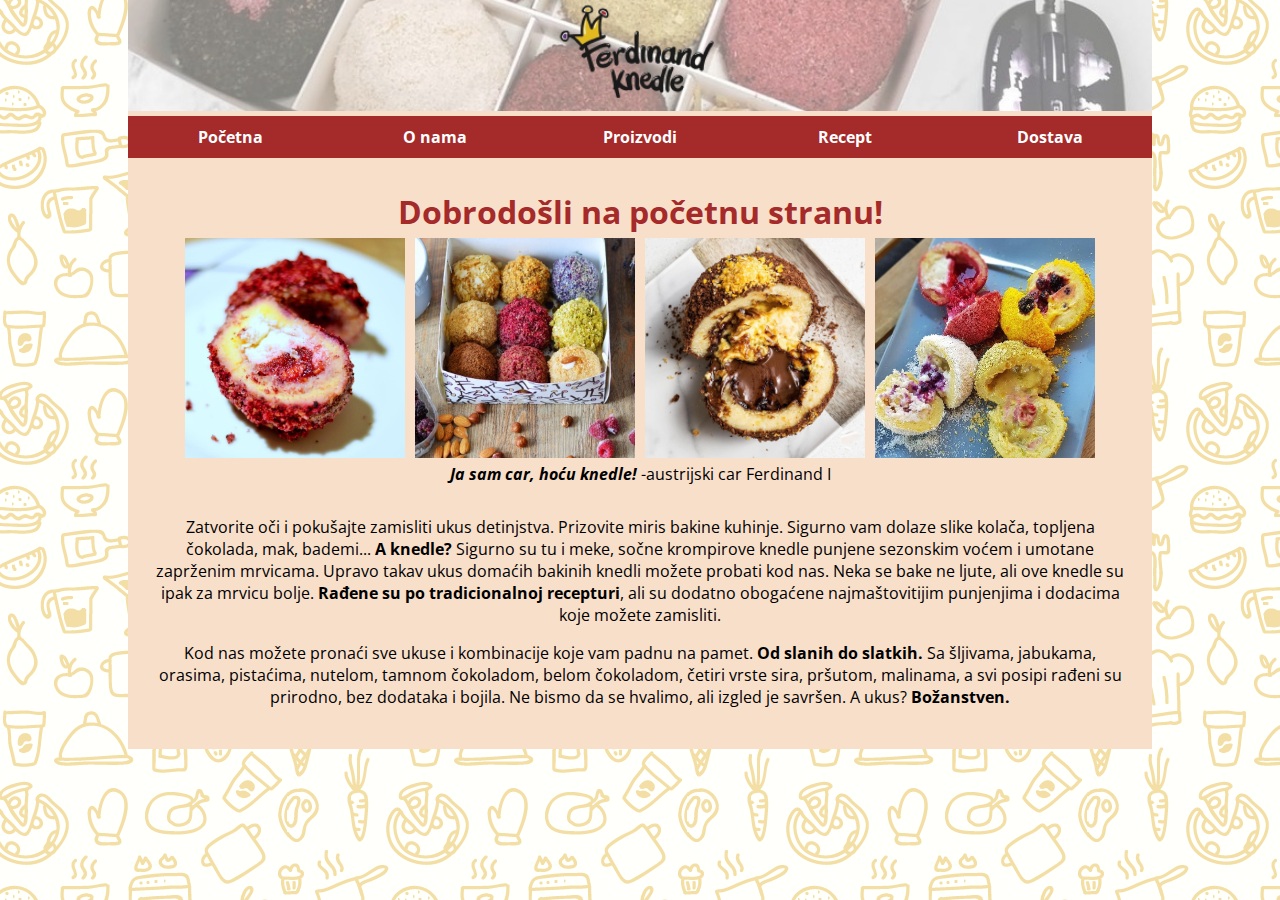
<file: index.html>
<!DOCTYPE html>
<html lang="en">

<head>
    <meta charset="UTF-8">
    <meta name="viewport" content="width=device-width, initial-scale=1.0">

    <title>Ferdinand Knedle</title>

    <link href="https://fonts.googleapis.com/css2?family=Open+Sans&display=swap" rel="stylesheet">
    <link href="css/style.css" rel="stylesheet" type="text/css" />

    <script>
        document.onload = setTimeout(function () {
            alert(
                'Podsetnik: Ukoliko želite da iskoristite novogodišnji popust, na stranici "Dostava" možete poručiti željene knedle po sniženim cenama!');
        }, 10000);
    </script>

</head>



<body>

    <div class="container">
        <header>
            <a href="index.html"><img src="images/ferdi-02.png" alt=""></a>
            <nav>
                <ul>
                    <li><a href="index.html">Početna</a></li>
                    <li><a href="onama.html">O nama</a></li>
                    <li><a href="proizvodi.html">Proizvodi</a></li>
                    <li><a href="recept.html">Recept</a></li>
                    <li><a href="dostava.html">Dostava</a></li>
                </ul>
            </nav>
        </header>

        <div class="contentPocetna">
            <h1>Dobrodošli na početnu stranu!</h1> <br>


            <img id="img1" src="images/slika1.jpg" alt="slika knedli">
            <img id="img2" src="images/slika2.jpg" alt="slika knedli">
            <img id="img3" src="images/slika3.jpg" alt="slika knedli">
            <img id="img4" src="images/slika4.jpg" alt="slika knedli">


            <div class="tekst">
                <div id="asideEvent" onmouseover="asideFunction1()" onmouseout="asideFunction2()">
                    <i><b>Ja sam car, hoću knedle!</b></i>
                    -austrijski car Ferdinand I
                </div>

                <section>


                    <p>Zatvorite oči i pokušajte zamisliti ukus detinjstva. Prizovite miris bakine kuhinje. Sigurno vam
                        dolaze
                        slike kolača, topljena čokolada, mak, bademi... <b>A knedle?</b> Sigurno su tu i meke, sočne
                        krompirove
                        knedle punjene sezonskim voćem i umotane zaprženim mrvicama. Upravo takav ukus domaćih bakinih
                        knedli
                        možete probati kod nas. Neka se bake ne ljute, ali ove knedle su ipak za mrvicu bolje.
                        <b>Rađene su po tradicionalnoj recepturi</b>, ali su dodatno obogaćene najmaštovitijim
                        punjenjima i dodacima koje možete zamisliti.
                    </p>
                    <p>Kod nas možete pronaći sve ukuse i kombinacije koje vam padnu na pamet. <b>Od slanih do
                            slatkih.</b> Sa
                        šljivama, jabukama, orasima, pistaćima, nutelom, tamnom čokoladom, belom čokoladom, četiri vrste
                        sira, pršutom,
                        malinama, a svi posipi rađeni su prirodno, bez dodataka i bojila. Ne bismo da se hvalimo,
                        ali izgled je savršen. A ukus? <b>Božanstven.</b>
                    </p>
                </section>
            </div>
        </div>
    </div>
    <script src="js/script.js"></script>

</body>

</html>
</file>
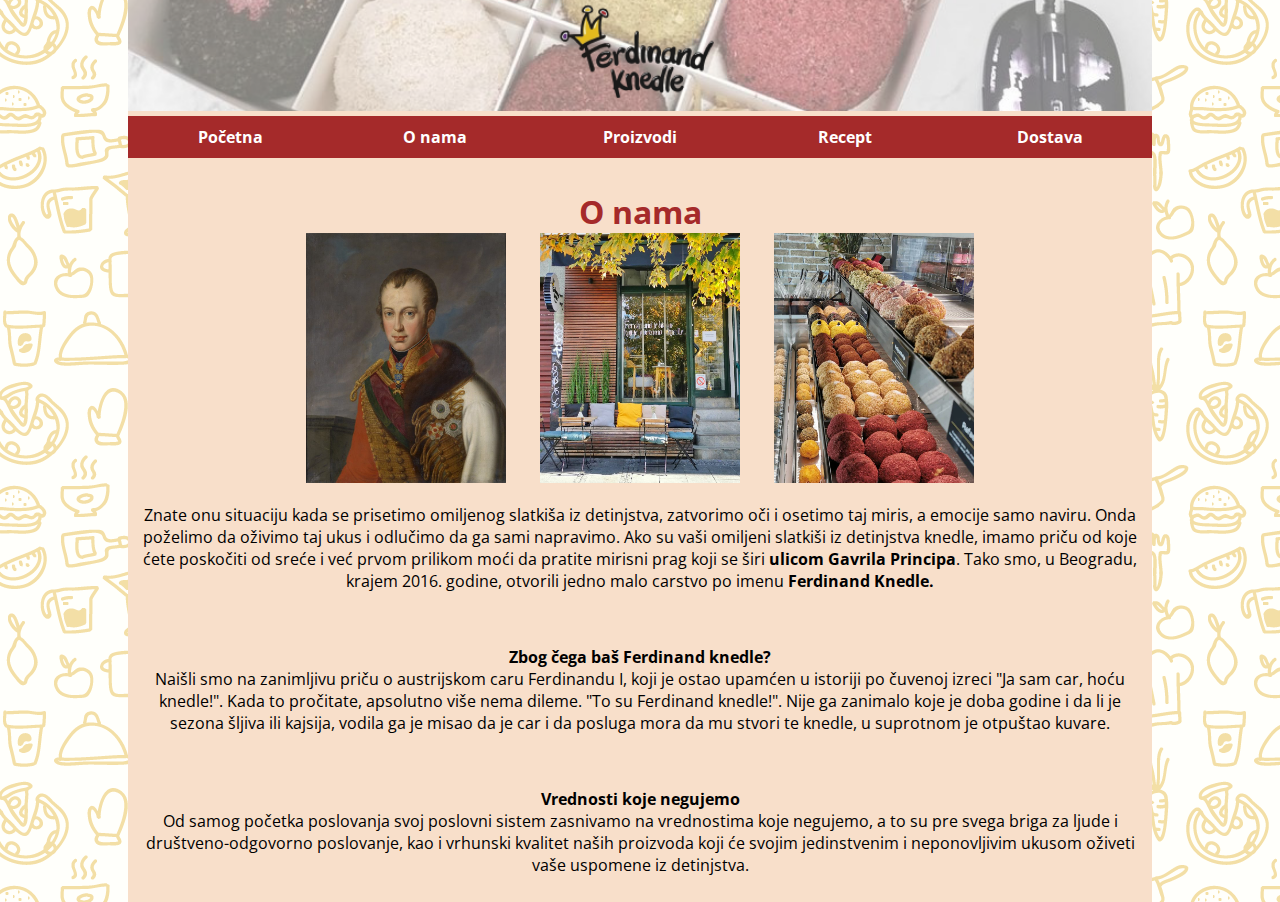
<file: onama.html>
<!DOCTYPE html>
<html lang="en">

<head>
    <meta charset="UTF-8">
    <meta name="viewport" content="width=device-width, initial-scale=1.0">
    <title>O nama</title>
    <link href="https://fonts.googleapis.com/css2?family=Open+Sans&display=swap" rel="stylesheet">
    <link href="css/style.css" rel="stylesheet" type="text/css" />
    <script src="js/script.js"></script>
</head>

<body>
    <div class="container">
        <header>
            <img src="images/ferdi-02.png" alt="">
            <nav>
                <ul>
                    <li><a href="index.html">Početna</a></li>
                    <li><a href="onama.html">O nama</a></li>
                    <li><a href="proizvodi.html">Proizvodi</a></li>
                    <li><a href="recept.html">Recept</a></li>
                    <li><a href="dostava.html">Dostava</a></li>

                </ul>
            </nav>
        </header>

        <div class="contentONama">

            <h1>O nama</h1> <br>
            <div id="slikeONama">
                <img src="images/car.jpg" />
                <img src="images/slika5.jpg" />
                <img src="images/slika6.jpg" />

            </div>

            <br>

            <p>Znate onu situaciju kada se prisetimo omiljenog slatkiša iz detinjstva, zatvorimo oči i osetimo taj
                miris, a emocije
                samo naviru. Onda poželimo da oživimo taj ukus i odlučimo da ga sami napravimo. Ako su vaši omiljeni
                slatkiši
                iz detinjstva knedle, imamo priču od koje ćete poskočiti od sreće i već prvom prilikom moći da
                pratite
                mirisni prag
                koji se širi <b>ulicom Gavrila Principa</b>. Tako smo, u Beogradu, krajem 2016. godine, otvorili jedno
                malo
                carstvo po
                imenu <b>Ferdinand Knedle.</b>
            </p>
            <br />
            <p><b>Zbog čega baš Ferdinand knedle?</b><br />
                Naišli smo na zanimljivu priču o austrijskom caru Ferdinandu I, koji je ostao upamćen u istoriji po
                čuvenoj
                izreci "Ja sam car, hoću knedle!". Kada to pročitate, apsolutno više nema dileme. "To su Ferdinand
                knedle!".
                Nije ga zanimalo koje je doba godine i da li je sezona šljiva ili kajsija, vodila ga je misao da je
                car
                i da posluga mora
                da mu stvori te knedle, u suprotnom je otpuštao kuvare.
            </p>
            <br />
            <p><b>Vrednosti koje negujemo</b><br />
                Od samog početka poslovanja svoj poslovni sistem zasnivamo na vrednostima koje negujemo, a to su pre
                svega
                briga za ljude i društveno-odgovorno poslovanje, kao i vrhunski kvalitet naših proizvoda koji će
                svojim
                jedinstvenim
                i neponovljivim ukusom oživeti vaše uspomene iz detinjstva.
            </p>
            </section>

            </section>

        </div>
    </div>

    <script src="js/script.js"></script>


</body>

</html>
</file>
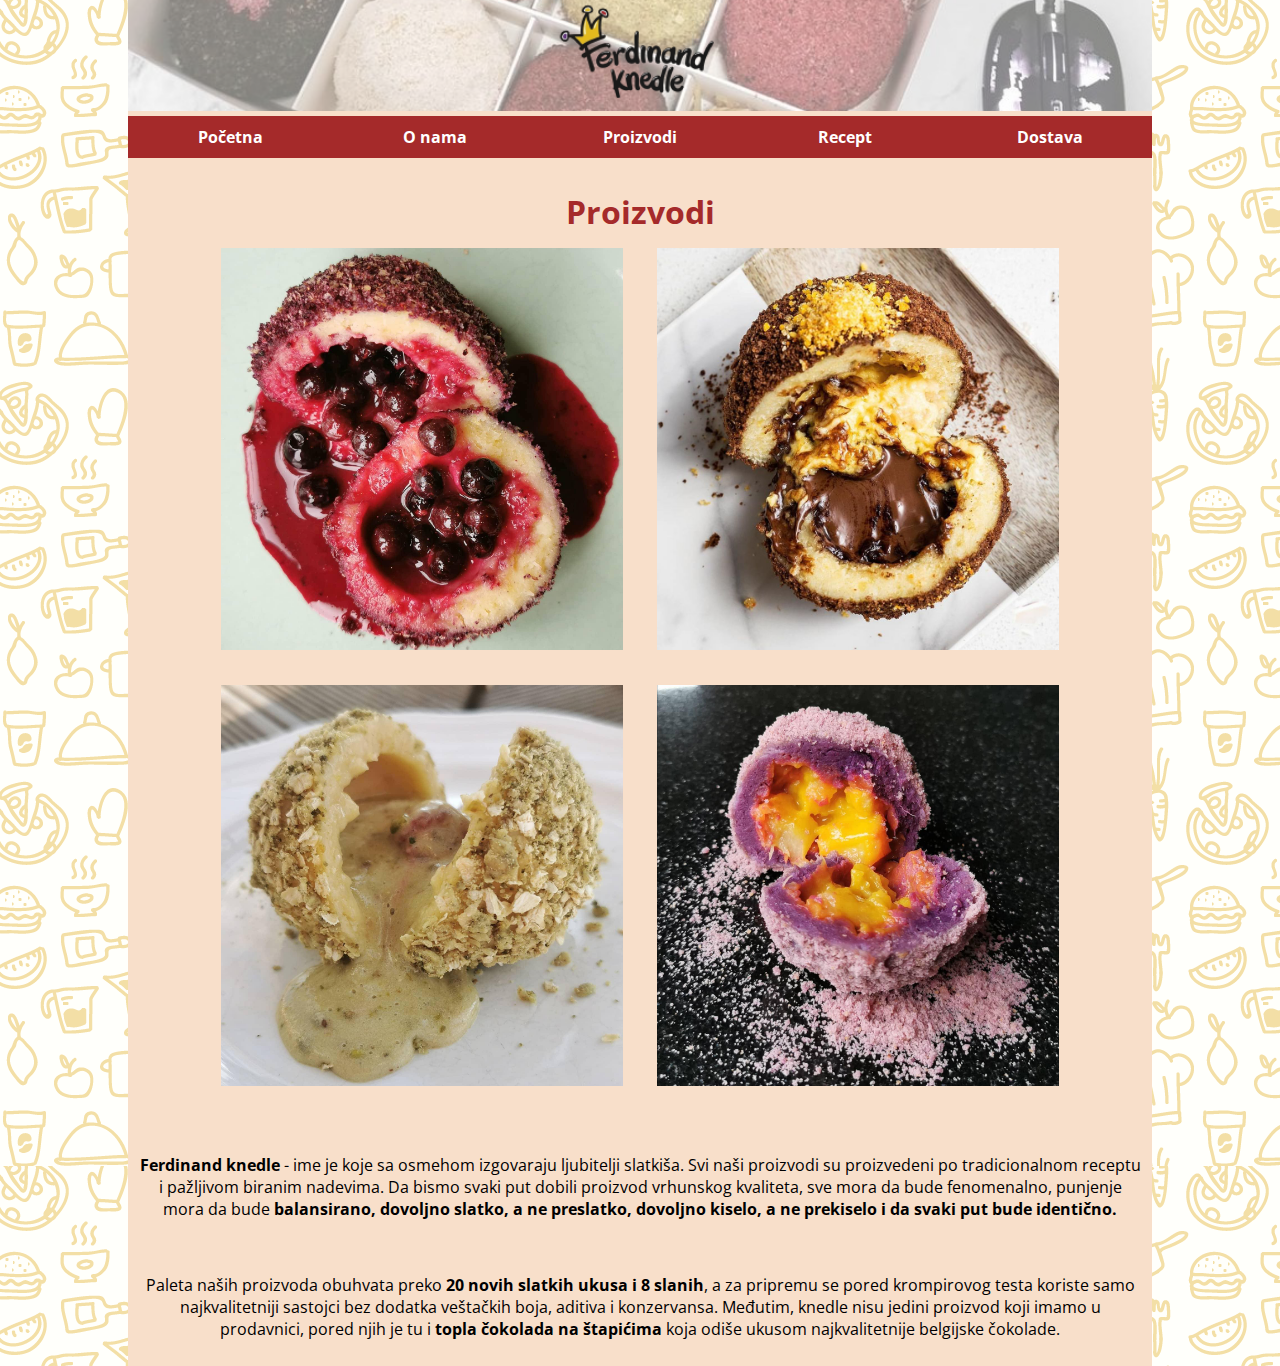
<file: proizvodi.html>
<!DOCTYPE html>
<html lang="en">

<head>
    <meta charset="UTF-8">
    <meta name="viewport" content="width=device-width, initial-scale=1.0">
    <title>Proizvodi</title>
    <link href="https://fonts.googleapis.com/css2?family=Open+Sans&display=swap" rel="stylesheet">
    <link href="css/style.css" rel="stylesheet" type="text/css" />
    <script src="js/script.js"></script>
</head>

<body>
    <div class="container">
        <header>
            <img src="images/ferdi-02.png" alt="">
            <nav>
                <ul>
                    <li><a href="index.html">Početna</a></li>
                    <li><a href="onama.html">O nama</a></li>
                    <li><a href="proizvodi.html">Proizvodi</a></li>
                    <li><a href="recept.html">Recept</a></li>
                    <li><a href="dostava.html">Dostava</a></li>

                </ul>
            </nav>
        </header>

        <div class="contentProizvodi">

            <h1>Proizvodi</h1>
            <div id="proizvodi">
                <img src="images/druga (3).jpg" />
                <img src="images/slika3.jpg" />
                <img src="images/druga (1).jpg" />
                <img src="images/druga (2).jpg" />
            </div>
            <!-- <figure class="slika-desno">
            <img src="images/druga (3).jpg" width="400" height="380" />
            <figcaption>Crna ribizla knedla</figcaption>
        </figure>
        <figure class="slika-levo">
            <img src="images/slika3.jpg" width="380" height="380">
            <figcaption>Naša Nutela knedla</figcaption>
        </figure>
        <figure class="slika-desno">
            <img src="images/druga (1).jpg" width="400" height="380">
            <figcaption>Naša pistać knedla</figcaption>
        </figure>
        <figure class="slika-levo">
            <img src="images/druga (2).jpg" width="380" height="380">
            <figcaption>Dunja-mango knedla</figcaption>
        </figure> -->


            <p></p>
            <p><b>Ferdinand knedle</b> - ime je koje sa osmehom izgovaraju ljubitelji slatkiša. Svi naši proizvodi su
                proizvedeni po
                tradicionalnom
                receptu i pažljivom biranim nadevima. Da bismo svaki put dobili proizvod vrhunskog kvaliteta, sve mora
                da
                bude
                fenomenalno, punjenje mora da bude <b>balansirano, dovoljno slatko, a ne preslatko, dovoljno kiselo, a
                    ne
                    prekiselo i
                    da svaki put bude identično. </b>
            </p>
            <br />
            <p>Paleta naših proizvoda obuhvata preko <b>20 novih slatkih ukusa i 8 slanih</b>, a za pripremu se pored
                krompirovog
                testa
                koriste samo najkvalitetniji sastojci bez dodatka veštačkih boja, aditiva i konzervansa. Međutim, knedle
                nisu jedini
                proizvod koji imamo u prodavnici, pored njih je tu i <b>topla čokolada na štapićima</b> koja odiše
                ukusom
                najkvalitetnije
                belgijske čokolade.
            </p>


        </div>
    </div>
    <script src="js/script.js"></script>
</body>

</html>
</file>
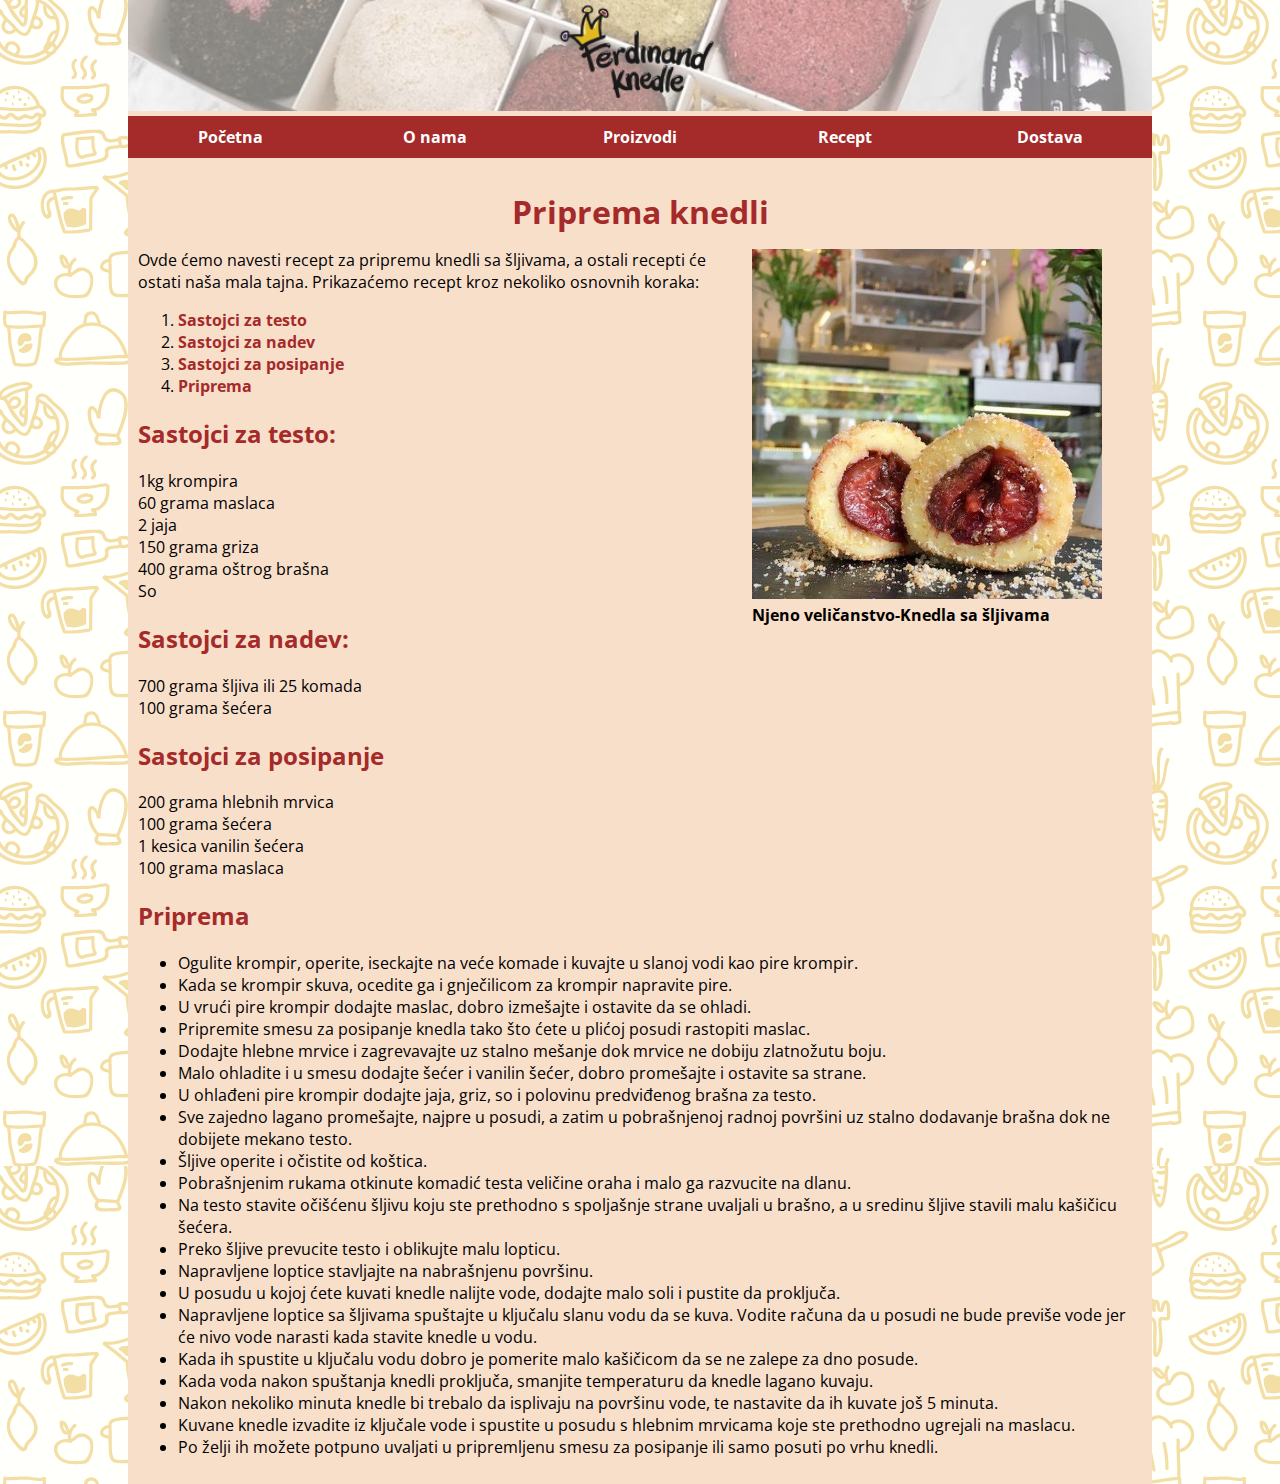
<file: recept.html>
<!DOCTYPE html>
<html lang="en">

<head>
    <meta charset="UTF-8">
    <meta name="viewport" content="width=device-width, initial-scale=1.0">
    <title>Recept</title>
    <link href="https://fonts.googleapis.com/css2?family=Open+Sans&display=swap" rel="stylesheet">
    <link href="css/style.css" rel="stylesheet" type="text/css" />
    <script src="js/script.js"></script>
</head>

<body>
    <div class="container">
        <header>
            <img src="images/ferdi-02.png" alt="">
            <nav>
                <ul>
                    <li><a href="index.html">Početna</a></li>
                    <li><a href="onama.html">O nama</a></li>
                    <li><a href="proizvodi.html">Proizvodi</a></li>
                    <li><a href="recept.html">Recept</a></li>
                    <li><a href="dostava.html">Dostava</a></li>

                </ul>
            </nav>
        </header>

        <div class="contentRecept">

            <h1>Priprema knedli</h1>
            <figure class="slika-desno">
                <img id="slikaSljiva" src="images/sljive.jpg"  />
                <figcaption><b>Njeno veličanstvo-Knedla sa šljivama</b></figcaption>
            </figure>
            
            <p>Ovde ćemo navesti recept za pripremu knedli sa šljivama, a ostali recepti će ostati naša mala tajna.
                Prikazaćemo
                recept kroz nekoliko osnovnih koraka:
                <ol>
                    <li><a href="#testo"> Sastojci za testo</a></li>
                    <li><a href="#nadev">Sastojci za nadev</a></li>
                    <li><a href="#posip">Sastojci za posipanje</a></li>
                    <li><a href="#priprema">Priprema</a></li>
                </ol>
            </p>
            <section>
                <h2 id="testo">Sastojci za testo:</h2>
                <p>1kg krompira<br />
                    60 grama maslaca<br />
                    2 jaja<br />
                    150 grama griza<br />
                    400 grama oštrog brašna <br />
                    So<br />
                </p>
            </section>
            <section>
                <h2 id="nadev">Sastojci za nadev:</h2>
                <p>
                    700 grama šljiva ili 25 komada<br />
                    100 grama šećera<br />
                </p>
            </section>
            <section>
                <h2 id="posip">Sastojci za posipanje</h2>
                <p>200 grama hlebnih mrvica<br />
                    100 grama šećera<br />
                    1 kesica vanilin šećera<br />
                    100 grama maslaca<br />
                </p>
            </section>
            <section>
                <h2 id="priprema">Priprema</h2>
                <p>
                    <ul>
                        <li>Ogulite krompir, operite, iseckajte na veće komade i kuvajte u slanoj vodi kao pire krompir.
                        </li>
                        <li> Kada se krompir skuva, ocedite ga i gnječilicom za krompir napravite pire.</li>
                        <li>U vrući pire krompir dodajte maslac, dobro izmešajte i ostavite da se ohladi.</li>
                        <li> Pripremite smesu za posipanje knedla tako što ćete u plićoj posudi rastopiti maslac.</li>
                        <li> Dodajte hlebne mrvice i zagrevavajte uz stalno mešanje dok mrvice ne dobiju zlatnožutu
                            boju.
                        </li>
                        <li>Malo ohladite i u smesu dodajte šećer i vanilin šećer, dobro promešajte i ostavite sa
                            strane.
                        </li>
                        <li>U ohlađeni pire krompir dodajte jaja, griz, so i polovinu predviđenog brašna za testo.</li>
                        <li>Sve zajedno lagano promešajte, najpre u posudi, a zatim u pobrašnjenoj radnoj površini uz
                            stalno
                            dodavanje brašna dok ne dobijete mekano testo. </li>
                        <li> Šljive operite i očistite od koštica.</li>
                        <li>Pobrašnjenim rukama otkinute komadić testa veličine oraha i malo ga razvucite na dlanu.</li>
                        <li>Na testo stavite očišćenu šljivu koju ste prethodno s spoljašnje strane uvaljali u brašno, a
                            u
                            sredinu šljive stavili malu kašičicu šećera.</li>
                        <li>Preko šljive prevucite testo i oblikujte malu lopticu.</li>
                        <li>Napravljene loptice stavljajte na nabrašnjenu površinu. </li>
                        <li> U posudu u kojoj ćete kuvati knedle nalijte vode, dodajte malo soli i pustite da proključa.
                        </li>
                        <li> Napravljene loptice sa šljivama spuštajte u ključalu slanu vodu da se kuva. Vodite računa
                            da u
                            posudi ne bude previše vode jer će nivo vode narasti kada stavite knedle u vodu.</li>
                        <li>Kada ih spustite u ključalu vodu dobro je pomerite malo kašičicom da se ne zalepe za dno
                            posude.
                        </li>
                        <li>Kada voda nakon spuštanja knedli proključa, smanjite temperaturu da knedle lagano kuvaju.
                        </li>
                        <li>Nakon nekoliko minuta knedle bi trebalo da isplivaju na površinu vode, te nastavite da ih
                            kuvate
                            još 5 minuta.</li>
                        <li>Kuvane knedle izvadite iz ključale vode i spustite u posudu s hlebnim mrvicama koje ste
                            prethodno ugrejali na maslacu.</li>
                        <li>Po želji ih možete potpuno uvaljati u pripremljenu smesu za posipanje ili samo posuti po
                            vrhu
                            knedli.</li>
                    </ul>
                </p>
            </section>
        </div>
    </div>
    <script src="js/script.js"></script>

</body>

</html>
</file>
<file: css/style.css>
body {
  padding: 0;
  margin: 0;
  font-family: "Open Sans", sans-serif;
  background-image: url("../images/pozadina.png");
}

.container {
  margin: auto;
  width: 80%;
  background: rgb(248, 223, 202);
}

.contentPocetna,
.contentONama,
.contentProizvodi {
  padding: 10px;
  margin: auto;
  text-align: center;
  display: flex;
  flex-wrap: wrap;
  justify-content: center;
  text-align: center;
}

.contentPocetna h1,
.contentONama h1 {
  width: 100%;
}

.contentONama img {
  width: 200px;
  height: 250px;
}

.contentPocetna img {
  margin: 5px;
}


.contentPocetna section {
  text-align: center;
  padding: 15px;
}

.contentPocetna img {
  width: 220px;
  height: 220px;
}

#slikeONama img {
  margin-left: 15px;
  margin-right: 15px;
}

#proizvodi img {
  width: 40%;
  margin: 15px;
}

.container h1 {
  margin: auto;
  text-align: center;
}

.slika-desno {
  float: right;
  margin-left: 20px;
}

aside {
  float: right;
  justify-content: center;
}

aside img {
  width: 200px;
}



.contentRecept,
.contentDostava {
  padding: 10px;
}

#slikaSljiva{
  width:350px;
}

h1,
h2,
h3 {
  color: brown;
}

a:link,
a:visited {
  text-decoration: none;
  color: brown;
  font-weight: bold;
}

a:hover {
  color: black;
}

nav ul {
  list-style-type: none;
  padding: 0;
  margin: 0;
}

nav li {
  display: inline;
  float: left;
  width: 20%;
}

nav a:link,
nav a:visited {
  background-color: brown;
  color: white;
  display: block;
  text-align: center;
  padding: 10px 0;
}

nav a:hover {
  background-color: black;
}

header {
  height: 100px;
  margin-bottom: 80px;
}

header img {
  width: 100%;
}


/* Aleksa */

#h1custom {
  margin-top: 10px;
}

#clockBox {
  margin: auto;
  text-align: center;
}

#odbrojavanje {
  font-family: sans-serif;
  color: #fff;
  display: inline-block;
  font-weight: 100;
  text-align: center;
  font-size: 30px;
}

#odbrojavanje>div {
  padding: 10px;
  border-radius: 3px;
  background: rgb(180, 37, 37);
  display: inline-block;
}

#odbrojavanje div>span {
  padding: 28px;
  border-radius: 3px;
  background: rgb(102, 17, 17);
  display: inline-block;
  font-size: 30px;
}

.tekstic {
  padding-top: 8px;
  font-size: 13px;
  font-family: Arial, Helvetica, sans-serif;
}

@media only screen and (max-width:620px) {
  /* For mobile phones: */
  nav li {
    width:100%;
  }

  .slika-desno{
    margin:auto;
    justify-content: center;
    width: 100%;
    margin-bottom: 20px;
    margin-top: 20px;
  }

  #slikaSljiva{
    width:100%;
  }
}
</file>
